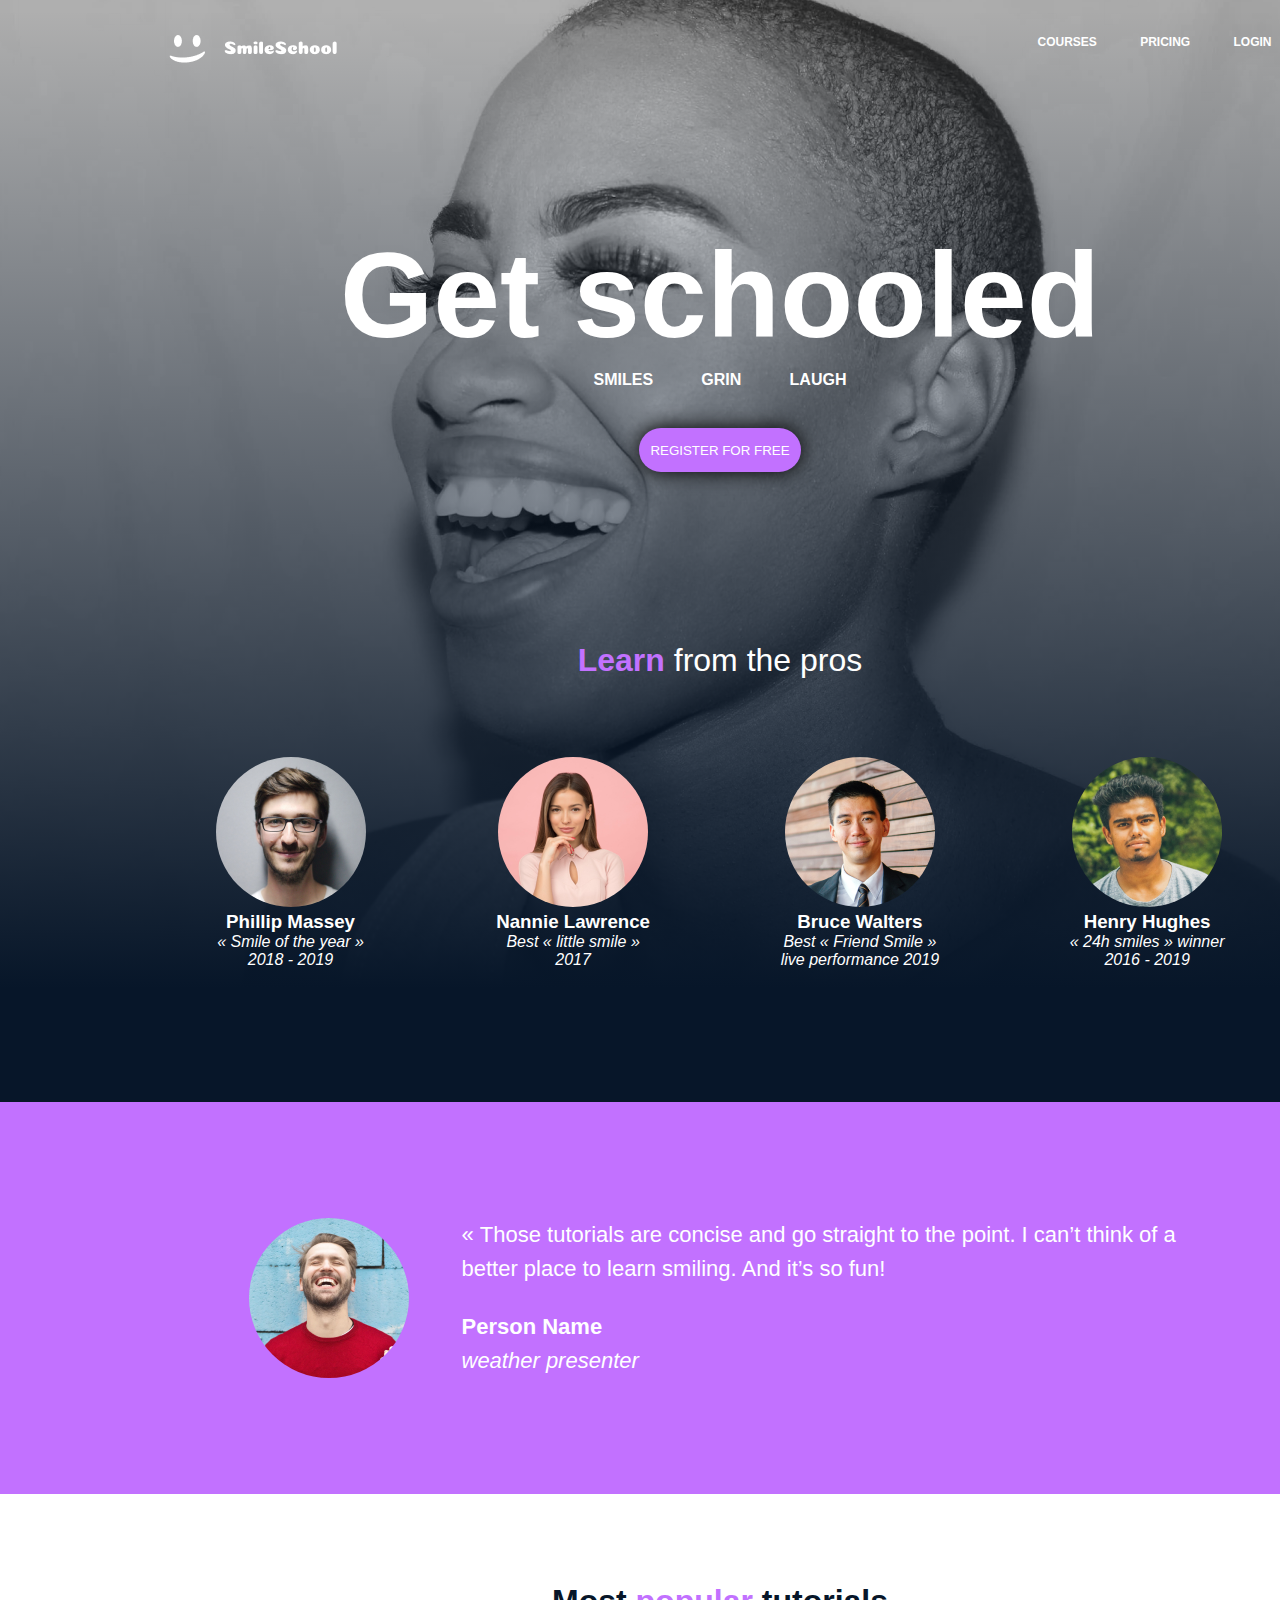
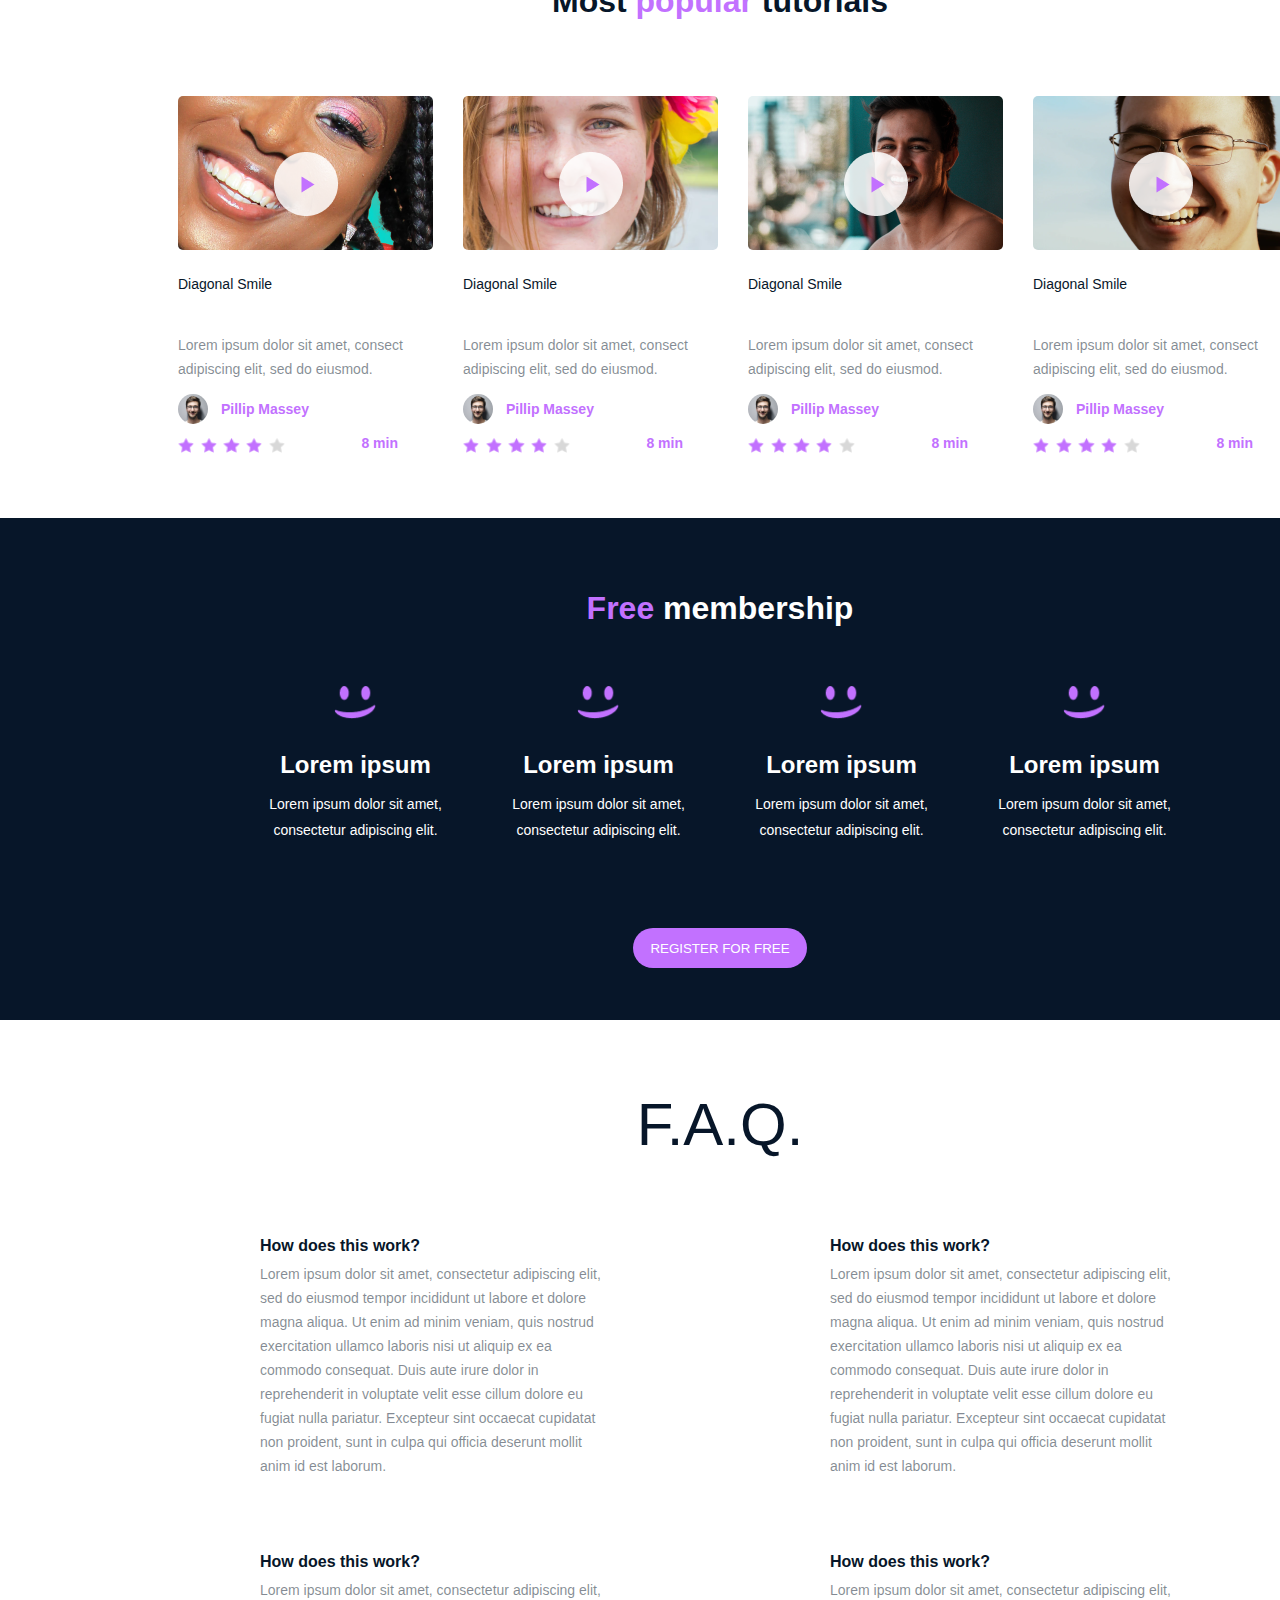
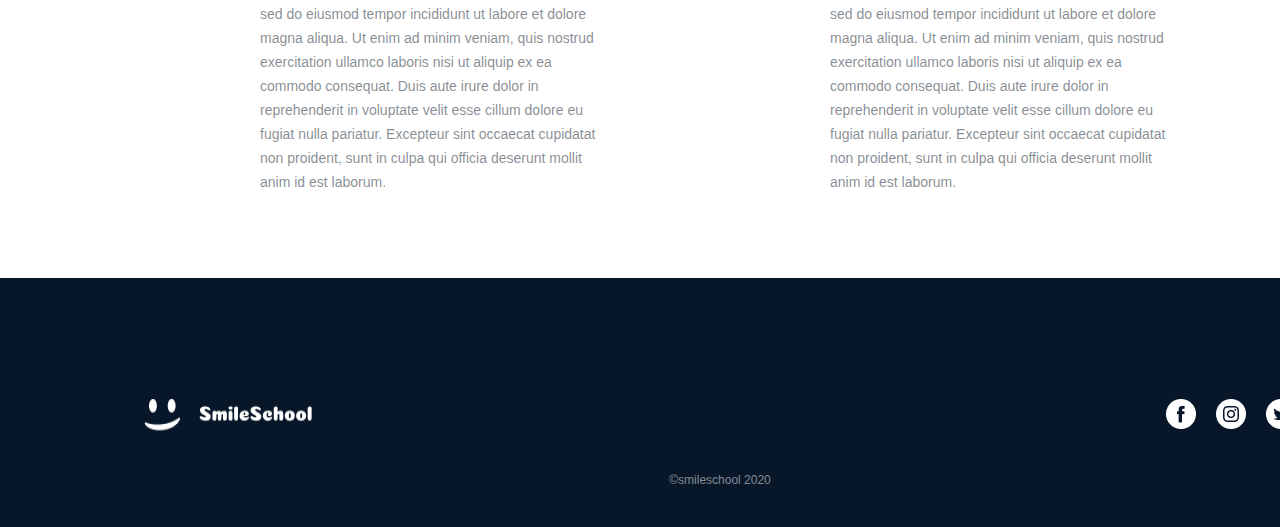
<file: index.html>
<!DOCTYPE html>
<html lang="en">
<head>
    <meta charset="UTF-8">
    <link rel="stylesheet" href="styles.css">
    <meta name="viewport" content="width=device-width">

    <title>CSS Advanced</title>
</head>
<body>

    <!-- Header -->

    <header>
        <div id="header-div">
            <a href=""><img src="images/logo.png" alt="Logo"></a>
            <div id="header-links">
                <a href="">COURSES</a>
                <a href="">PRICING</a>
                <a href="">LOGIN</a>
            </div>
        </div>
    </header>

    <!-- Banner section -->

    <main>
        <section id="banner-section">
            <img id="banner-bg" src="images/background.png">
            <div id="gradient"></div>
            <div>
                <h1>Get schooled</h1>
                <p id="banner-text">
                    <span>SMILES</span>
                    <span>GRIN</span>
                    <span>LAUGH</span>
                </p>
                <button id="banner-button" class="register-button">REGISTER FOR FREE</button>
            </div>

            <!-- Meet the pros section -->

            <div id="pros-section">
                <h2><span class="purple-text">Learn</span> from the pros</h2>
                <div id="pros-quotes">
                    <div>
                        <img class="round-image" src="images/0.png" alt="Pro">
                        <h3 class="pro">Phillip Massey</h3>
                        <p class="pro-quote">
                            « Smile of the year »
                            <br>
                            2018 - 2019
                        </p>
                    </div>
                    <div>
                        <img class="round-image" src="images/1.png" alt="Pro">
                        <h3 class="pro">Nannie Lawrence</h3>
                        <p class="pro-quote">
                            Best « little smile »
                            <br>
                            2017
                        </p>
                    </div>
                    <div>
                        <img class="round-image" src="images/2.png" alt="Pro">
                        <h3 class="pro">Bruce Walters</h3>
                        <p class="pro-quote">
                            Best « Friend Smile »
                            <br>
                            live performance 2019
                        </p>
                    </div>
                    <div>
                        <img class="round-image" src="images/3.png" alt="Pro">
                        <h3 class="pro">Henry Hughes</h3>
                        <p class="pro-quote">
                            « 24h smiles » winner
                            <br>
                            2016 - 2019
                        </p>
                    </div>
                </div>
            </div>
        </section>

        <!-- Quotes section -->

        <section id="quotes-section">
            <div id="quote-div">
                <img src="images/4.png" alt="Quote Image">
                <div id="quote-block">
                    <blockquote>
                        « Those tutorials are concise and go straight to the point. I can’t think of a better place to learn smiling. And it’s so fun!
                    </blockquote>
                    <p id="quote-auth">Person Name</p>
                    <p id="auth-profession">weather presenter</p>
                </div>
            </div>
        </section>

        <!-- Videos section -->

        <section id="videos-section">
            <h1>Most <span class="purple-text">popular</span> tutorials</h1>
            <div id="videos-container">
                <div class="video-container">
                    <div class="video">
                        <img class="video-img" src="images/5.png">
                        <img class="play-button" src="images/play-button.png">
                    </div>
                    <h2>Diagonal Smile</h2>
                    <p class="video-desc">Lorem ipsum dolor sit amet, consect adipiscing elit, sed do eiusmod.</p>
                    <div class="author-container">
                        <img class="author-img" src="images/0.png">
                        <h3 class="video-author-name">Pillip Massey</h3>
                    </div>
                    <div class="video-rating">
                            <div class="stars-ratings">
                                <img src="images/star.png" alt="Star">
                                <img src="images/star.png" alt="Star">
                                <img src="images/star.png" alt="Star">
                                <img src="images/star.png" alt="Star">
                                <img src="images/empty_star.png" alt="Star">
                            </div>
                        <p>8 min</p>
                    </div>
                </div>
                <div class="video-container">
                    <div class="video">
                        <img class="video-img" src="images/6.png">
                        <img class="play-button" src="images/play-button.png">
                    </div>
                    <h2>Diagonal Smile</h2>
                    <p class="video-desc">Lorem ipsum dolor sit amet, consect adipiscing elit, sed do eiusmod.</p>
                    <div class="author-container">
                        <img class="author-img" src="images/0.png">
                        <h3 class="video-author-name">Pillip Massey</h3>
                    </div>
                    <div class="video-rating">
                            <div class="stars-ratings">
                                <img src="images/star.png" alt="Star">
                                <img src="images/star.png" alt="Star">
                                <img src="images/star.png" alt="Star">
                                <img src="images/star.png" alt="Star">
                                <img src="images/empty_star.png" alt="Star">
                            </div>
                        <p>8 min</p>
                    </div>
                </div>
                <div class="video-container">
                    <div class="video">
                        <img class="video-img" src="images/7.png">
                        <img class="play-button" src="images/play-button.png">
                    </div>
                    <h2>Diagonal Smile</h2>
                    <p class="video-desc">Lorem ipsum dolor sit amet, consect adipiscing elit, sed do eiusmod.</p>
                    <div class="author-container">
                        <img class="author-img" src="images/0.png">
                        <h3 class="video-author-name">Pillip Massey</h3>
                    </div>
                    <div class="video-rating">
                            <div class="stars-ratings">
                                <img src="images/star.png" alt="Star">
                                <img src="images/star.png" alt="Star">
                                <img src="images/star.png" alt="Star">
                                <img src="images/star.png" alt="Star">
                                <img src="images/empty_star.png" alt="Star">
                            </div>
                        <p>8 min</p>
                    </div>
                </div>
                <div class="video-container">
                    <div class="video">
                        <img class="video-img" src="images/8.png">
                        <img class="play-button" src="images/play-button.png">
                    </div>
                    <h2>Diagonal Smile</h2>
                    <p class="video-desc">Lorem ipsum dolor sit amet, consect adipiscing elit, sed do eiusmod.</p>
                    <div class="author-container">
                        <img class="author-img" src="images/0.png">
                        <h3 class="video-author-name">Pillip Massey</h3>
                    </div>
                    <div class="video-rating">
                            <div class="stars-ratings">
                                <img src="images/star.png" alt="Star">
                                <img src="images/star.png" alt="Star">
                                <img src="images/star.png" alt="Star">
                                <img src="images/star.png" alt="Star">
                                <img src="images/empty_star.png" alt="Star">
                            </div>
                        <p>8 min</p>
                    </div>
                </div>
                </div>
            </div>
        </section>

        <!-- Membership section -->

        <section id="membership-section">
            <h1><span class="purple-text">Free </span>membership</h1>
            <div id="membership-list">
                <div class="membership">
                    <img src="images/smile.png">
                    <h2 class="membership-name">Lorem ipsum</h2>
                    <p>Lorem ipsum dolor sit amet, consectetur adipiscing elit.</p>
                </div>
                <div class="membership">
                    <img src="images/smile.png">
                    <h2 class="membership-name">Lorem ipsum</h2>
                    <p>Lorem ipsum dolor sit amet, consectetur adipiscing elit.</p>
                </div>
                <div class="membership">
                    <img src="images/smile.png">
                    <h2 class="membership-name">Lorem ipsum</h2>
                    <p>Lorem ipsum dolor sit amet, consectetur adipiscing elit.</p>
                </div>
                <div class="membership">
                    <img src="images/smile.png">
                    <h2 class="membership-name">Lorem ipsum</h2>
                    <p>Lorem ipsum dolor sit amet, consectetur adipiscing elit.</p>
                </div>
            </div>
            <button id="membership-button" class="register-button">REGISTER FOR FREE</button>
        </section>


        <!-- FAQ section -->

        <section id="FAQ-section">
            <h1 id="FAQ-title">F.A.Q.</h1>
            <div id="FAQ-content">
            <div class="FAQ-row-block">
                <div class="FAQ-item-block">
                    <h2 class="FAQ-question">How does this work?</h2>
                    <p class="FAQ-answer">Lorem ipsum dolor sit amet, consectetur adipiscing elit, sed do eiusmod tempor incididunt ut labore et dolore magna aliqua. Ut enim ad minim veniam, quis nostrud exercitation ullamco laboris nisi ut aliquip ex ea commodo consequat. Duis aute irure dolor in reprehenderit in voluptate velit esse cillum dolore eu fugiat nulla pariatur. Excepteur sint occaecat cupidatat non proident, sunt in culpa qui officia deserunt mollit anim id est laborum.</p>
                </div>
                <div class="FAQ-item-block">
                    <h2 class="FAQ-question">How does this work?</h2>
                    <p class="FAQ-answer">Lorem ipsum dolor sit amet, consectetur adipiscing elit, sed do eiusmod tempor incididunt ut labore et dolore magna aliqua. Ut enim ad minim veniam, quis nostrud exercitation ullamco laboris nisi ut aliquip ex ea commodo consequat. Duis aute irure dolor in reprehenderit in voluptate velit esse cillum dolore eu fugiat nulla pariatur. Excepteur sint occaecat cupidatat non proident, sunt in culpa qui officia deserunt mollit anim id est laborum.</p>
                </div>
            </div>
            <div class="FAQ-row-block">
                <div class="FAQ-item-block">
                    <h2 class="FAQ-question">How does this work?</h2>
                    <p class="FAQ-answer">Lorem ipsum dolor sit amet, consectetur adipiscing elit, sed do eiusmod tempor incididunt ut labore et dolore magna aliqua. Ut enim ad minim veniam, quis nostrud exercitation ullamco laboris nisi ut aliquip ex ea commodo consequat. Duis aute irure dolor in reprehenderit in voluptate velit esse cillum dolore eu fugiat nulla pariatur. Excepteur sint occaecat cupidatat non proident, sunt in culpa qui officia deserunt mollit anim id est laborum.</p>
                </div>
                <div class="FAQ-item-block">
                    <h2 class="FAQ-question">How does this work?</h2>
                    <p class="FAQ-answer">Lorem ipsum dolor sit amet, consectetur adipiscing elit, sed do eiusmod tempor incididunt ut labore et dolore magna aliqua. Ut enim ad minim veniam, quis nostrud exercitation ullamco laboris nisi ut aliquip ex ea commodo consequat. Duis aute irure dolor in reprehenderit in voluptate velit esse cillum dolore eu fugiat nulla pariatur. Excepteur sint occaecat cupidatat non proident, sunt in culpa qui officia deserunt mollit anim id est laborum.</p>
                </div>
            </div>
        </section>

        <!-- Footer section-->

        <footer>
            <div>
                <div id="footer-row-block">
                    <img src="images/logo.png">
                    <div id="footer-sites">
                        <a href=""><img src="images/Facebook.png"></a>
                        <a href=""><img src="images/Instagram.png"></a>
                        <a href=""><img src="images/Twitter.png"></a>
                    </div>
                </div>
                <p id="footer-copyright">©smileschool 2020</p>
            </div>
        </footer>
    </main>
</body>
</html>
</file>
<file: styles.css>
:root {
    --purple: #C271FF;
    --white: #FFFFFF;
    --black: #071629;
    --transparent-black: rgba(7, 22, 41, 0.50);
}

body {
    background-color: var(--white);
    width: 1440px;
    margin: 0;
    padding: 0;
}

* {
    font-family: sans-serif;
    margin: 0;
}

section h1 {
    font-weight: 900;
    font-size: 32px;
    line-height: 40px;
}

.purple-text {
    color: var(--purple);
    font-weight: bold;
}

.round-image {
    border-radius: 50%;
    object-fit: cover;
    height: 150px;
}

/* header section*/

header {
    width: inherit;
    position: absolute;
    top: 35px;
    color: var(--white);
    z-index: 2;
}

#header-div {
    width: 1103px;
    height: 29px;
    margin: auto;
    display: flex;
    justify-content: space-between;
}

#header-links {
    width: 234px;
    height: 15px;
    display: flex;
    justify-content: space-between;
    text-align: center;
}

header a {
    font-weight: bold;
    font-size: 12px;
    line-height: 15px;
    text-decoration: none;
    color: var(--white);
}

/* banner section */

#banner-section {
    color: var(--white);
    text-align: center;
    background-color: var(--black);
}
#banner-section * {
    margin: 0;
}

#banner-section > * {
    z-index: 1;
    position: relative;
 }

#banner-section h1 {
    font-size: 120px;
    line-height: 150px;
    font-weight: 700;
    padding-top: 220px;
}



#banner-bg {
    filter: grayscale(100%);
    position: absolute;
    top: 0;
    left: 0;
    z-index: 0;
}

#gradient {
    position: absolute;
    top: 0;
    left: 0;
    z-index: 1;
    height: 989px;
    width: 1440px;
    background: linear-gradient(to bottom, transparent 1%, var(--black) 100%);
}

#banner-text {
    width: 253px;
    margin: auto;
    display: flex;
    justify-content: space-between;
    font-size: 16px;
    font-weight: bold;
    line-height: 20px;
}

#banner-button {
    margin-top: 38px;
    box-shadow: 0px 0px 20px 0px #000000;
}

.register-button {
    color: var(--white);
    background-color: var(--purple);
    width: 162px;
    height: 44px;
    border: none;
    border-radius: 22px;
}

#banner-section h2 {
    font-weight: 300;
    font-size: 32px;
    line-height: 40px;
    color: var(--white);
}

/* pros section */

#pros-section {
    height: 364px;
    margin-top: 168px;
    padding-bottom: 98px;
    display: flex;
    justify-content: space-between;
    flex-direction: column;
}

#pros-section h2 {
    font-size: 32px;
    font-weight: 300;
    line-height: 40px;
}

#pros-quotes {
    display: flex;
    justify-content: space-between;
    width: 1009px;
    height: 247px;
    margin: auto;
    margin-top: 0;
    margin-bottom: 0;
}

#pro {
    font-style: normal;
    font-size: 18px;
    line-height: 27px;
    font-weight: 900;
    margin-top: 2px;
}

.pro-quote {
    font-size: 16px;
    font-style: italic;
    font-weight: normal;
    margin-top: 1px;
}

/* quotes section */

#quotes-section {
    background-color: var(--purple);
    height: 392px;
    color: var(--white);
    font-size: 22px;
    line-height: 34px;
    display: flex;
}

#quote-div {
    width: 943px;
    height: 160px;
    margin: auto;
    display: flex;
    justify-content: space-between;
    align-self: center;
}
 #quote-div img {
    border-radius: 50%;
    object-fit: cover;
    height: 160px;
    width: 160px;
 }
#quote-block {
    width: 730px;
    height: 158px;
    display: flex;
    flex-direction: column;
    justify-content: space-between;
    text-align: left;
}

#quote-auth {
    font-weight: bold;
    font-style: normal;
    margin-top: 24px;
}

#auth-profession {
    font-style: italic;
    margin: 0;
}

/* videos section */

#videos-section {
    text-align: center;
    color: var(--black);
    width: 1228px;
    height: 450px;
    margin: auto;
    margin-top: 87px;
    margin-bottom: 87px;
    display: flex;
    flex-direction: column;
    justify-content: space-between;
    align-items: center;
}

#videos-container {
    background-color: white;
    display: flex;
    gap: 30px;
    text-align: left;
}

.video-container {
    width: 255px;
    height: 335px;
}

.video-container * {
    margin: 0;
}

.video-container > * {
    margin: 0px 0px 0px 13px;
}
.video {
    position: relative;
    display: inline-block;
}
.video-img {
    border-radius: 5px;
    margin-left: 0px;
    margin-bottom: 18px;
    width: 255px;
    height: 154px;
}

.play-button {
    size: 64px;
    position: absolute;
    top: 50%;
    left: 50%;
    transform: translate(-50%, -50%);
    z-index: 10;
    pointer-events: none;
}

.video-container h2 {
    color: var(--black);
    height: 48px;
    margin-bottom: 13px;
    font-weight: normal;
    font-size: 14px;
    line-height: 24px;
}

.video-desc {
    color: var(--transparent-black);
    height: 48px;
    margin-bottom: 13px;
    font-weight: normal;
    font-size: 14px;
    line-height: 24px;
}

.author-container {
    display: flex;
    align-items: center;
    margin-bottom: 6px;
}

.author-img {
    border-radius: 50%;
    object-fit: cover;
    height: 30px;
    width: 30px;
}

.video-author-name, .video-rating p {
    color: var(--purple);
    font-weight: 600;
    font-size: 14px;
    line-height: 27px;
}

.video-author-name {
    margin-left: 13px;
}

.video-rating {
    display: flex;
    justify-content: space-between;
    margin-right: 22px;
}

.video-rating * {
    margin: 0;
    padding: 0;
}

.stars-ratings {
    display: flex;
    width: 107px;
    height: 15px;
    margin-top: 8px;
    justify-content: space-between;
}

/* membership section */

#membership-section {
    color: var(--white);
    background-color: var(--black);
    text-align: center;
    height: 502px;
    box-sizing: border-box;
    padding-top: 70px;
    padding-bottom: 52px;
    display: flex;
    flex-direction: column;
}

#membership-section * {
    box-sizing: content-box;
}

#membership-list {
    display: flex;
    justify-content: space-between;
    gap: 28px;
    margin: 58px auto 85px;
}

.membership img {
    height: 35px;
    margin-bottom: 27px;
}

.membership-name {
    font-weight: 600;
    size: 18px;
    line-height: 26px;
    margin-bottom: 13px;
}

.membership p {
    width: 215px;
    font-weight: normal;
    font-size: 14px;
    line-height: 26px;
}

#membership-button {
    margin: auto;
}

/* faq section */

#FAQ-section {
    margin: auto;
    margin-top: 67px;
    margin-bottom: 84px;
    width: 920px;
    height: 707px;
    display: flex;
    flex-direction: column;
    justify-content: space-between;
    color: var(--black);
}

#FAQ-section * {
    margin: 0;
}

#FAQ-section {
    margin: auto;
    margin-top: 67px;
    margin-bottom: 84px;
    width: 920px;
    height: 707px;
    display: flex;
    flex-direction: column;
    justify-content: space-between;

    color: var(--black);
}

#FAQ-section * {
    margin: 0;
}

#FAQ-title {
    font-weight: 300;
    font-size: 60px;
    line-height: 75px;
    align-self: center;
}

#FAQ-content {
    display: flex;
    flex-direction: column;
    gap: 74px;
}

.FAQ-row-block {
    display: flex;
    justify-content: space-between;
}

.FAQ-item-block {
    width: 350px;
    height: 242px;

    display: flex;
    flex-direction: column;
    justify-content: space-between;
}

.FAQ-question {
    font-weight: bold;
    font-size: 16px;
    line-height: 20.11px;
}

.FAQ-answer {
    color: var(--transparent-black);

    font-weight: normal;
    font-size: 14px;
    line-height: 24px;
}

/* footer section */

footer {
    display: flex;
    height: 249px;
    background-color: var(--black);
    justify-content: flex-end;
    flex-direction: column;
    padding: 0 10% 0 10%;
}

#footer-row-block {
    display: flex;
    justify-content: space-between;
    margin-bottom: 40px;
}

#footer-sites {
    width: 130px;
    display: flex;
    justify-content: space-between;
}

#footer-copyright {
    color: rgba(255, 255, 255, 0.502);
    text-align: center;
    font-size: 12px;
    line-height: 15.08px;
    margin-bottom: 39px;
}
</file>
